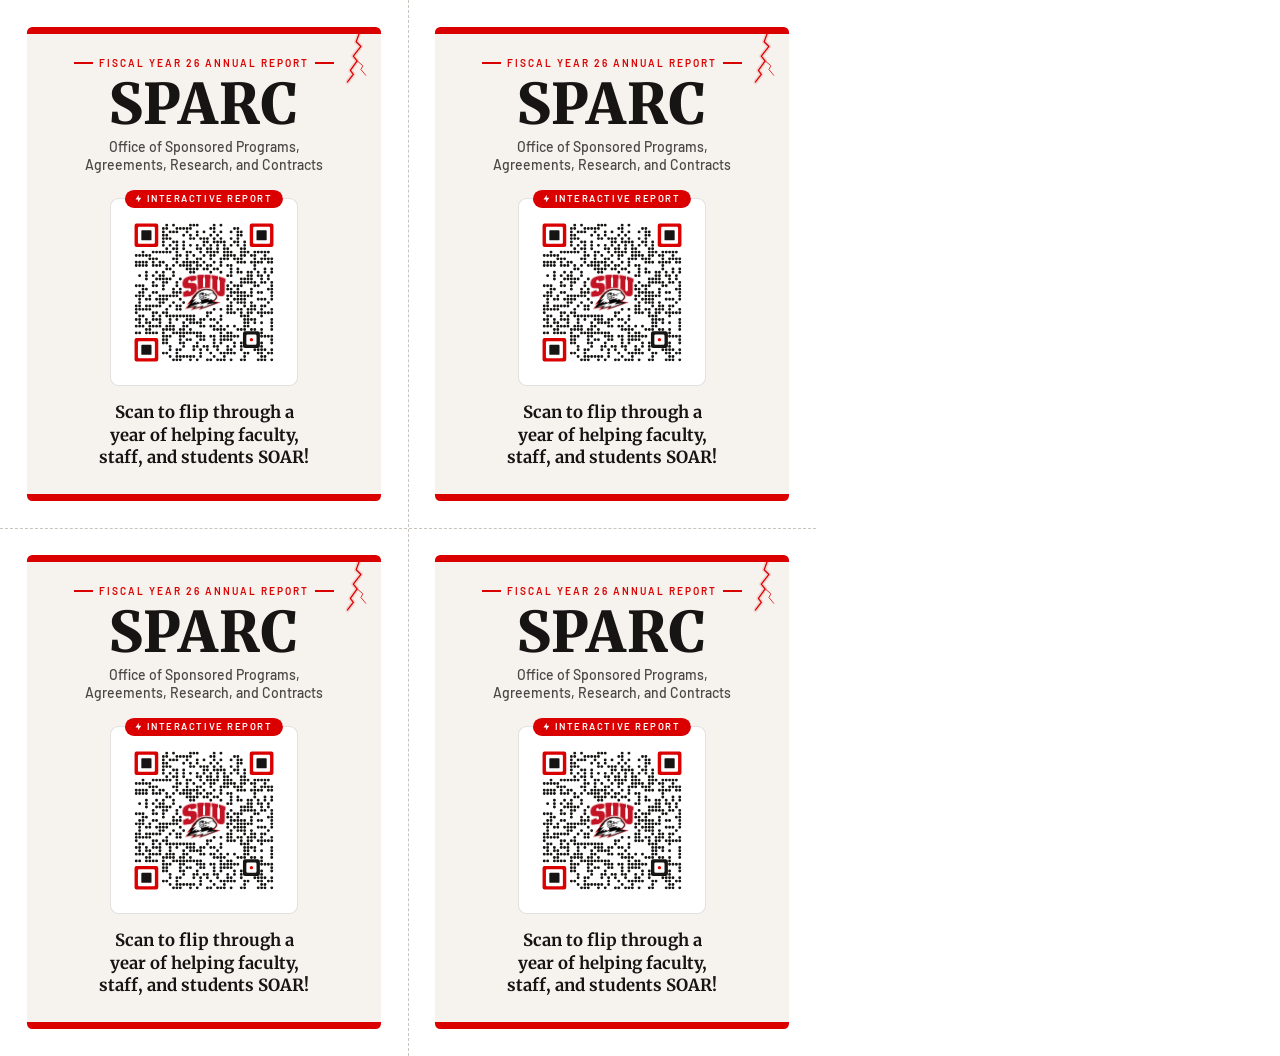
<file: print/fy26-qr-quarter-pagers.html>
<!doctype html>
<html lang="en">
<head>
<meta charset="utf-8">
<title>FY26 Annual Report QR Quarter Pagers</title>
<link rel="preconnect" href="https://fonts.googleapis.com">
<link rel="preconnect" href="https://fonts.gstatic.com" crossorigin>
<link rel="stylesheet" href="https://fonts.googleapis.com/css2?family=Barlow:wght@500;600;700&family=Merriweather:wght@700;900&display=swap">
<!--
  Four quarter-page cards (4.25 × 5.5 in) on one US Letter sheet, for printing
  and cutting along the dashed guides. Each card is inset from the cut lines so
  printer margins and an imperfect cut don't show. Uses ../assets/qr-code.svg.
  To re-export: open in Chrome, File › Print › Save as PDF, Margins "None",
  "Background graphics" on (or run Chrome headless with --print-to-pdf).
-->
<style>
  :root{
    --red:#DB0000;
    --ink:#161513;
    --ink-soft:#4a4744;
    --paper:#ffffff;
    --paper-soft:#f6f3ef;
    --sans:"Barlow", "Helvetica Neue", Arial, sans-serif;
    --display:"Merriweather", Georgia, serif;
  }
  @page{ size:letter; margin:0; }
  *{ box-sizing:border-box; }
  html,body{ margin:0; padding:0; background:var(--paper); }
  body{ -webkit-print-color-adjust:exact; print-color-adjust:exact; color:var(--ink); }

  .sheet{
    position:relative; width:8.5in; height:11in; overflow:hidden;
    display:grid; grid-template-columns:repeat(2, 4.25in); grid-template-rows:repeat(2, 5.5in);
  }
  .cut{ position:absolute; border:0 dashed #c9c4be; }
  .cut.v{ left:4.25in; top:0; bottom:0; border-left-width:.5pt; }
  .cut.h{ top:5.5in; left:0; right:0; border-top-width:.5pt; }

  .card{ padding:.28in; }
  .panel{
    position:relative; height:100%; overflow:hidden; border-radius:4pt;
    display:flex; flex-direction:column; align-items:center; justify-content:center; text-align:center;
    padding:.32in .3in;
    background:var(--paper-soft);
  }
  .panel::before{ content:""; position:absolute; left:0; right:0; top:0; height:5pt; background:var(--red); }
  .panel::after{ content:""; position:absolute; left:0; right:0; bottom:0; height:5pt; background:var(--red); }

  .bolt-art{ position:absolute; top:5pt; right:.13in; width:.34in; height:.5in; overflow:visible; }
  .bolt-art .glow{ fill:none; stroke:var(--red); stroke-opacity:.14; stroke-width:4.5; stroke-linejoin:round; stroke-linecap:round; }
  .bolt-art .core{ fill:none; stroke:var(--red); stroke-width:1.3; stroke-linejoin:round; stroke-linecap:round; }
  .bolt-art .fork{ fill:none; stroke:var(--red); stroke-width:.8; stroke-linejoin:round; stroke-linecap:round; }

  .eyebrow{
    display:inline-flex; align-items:center; gap:.55em; margin:0;
    font:600 7.6pt/1 var(--sans); letter-spacing:.2em; text-transform:uppercase; color:var(--red);
  }
  .eyebrow::before, .eyebrow::after{ content:""; width:.2in; height:1.3pt; background:var(--red); }

  h1{
    margin:.08in 0 .06in; font-family:var(--display); font-weight:900;
    font-size:42pt; line-height:1; letter-spacing:.02em;
  }
  .office{
    margin:0; max-width:2.7in; font-family:var(--sans); font-weight:500; font-size:10.5pt; line-height:1.3;
    color:var(--ink-soft); text-wrap:balance;
  }

  .qr{
    position:relative; margin-top:.25in; padding:.11in; border-radius:.09in;
    background:var(--paper); border:.6pt solid rgba(22,21,19,.12);
  }
  .qr img{ display:block; width:1.72in; height:1.72in; }
  .tag{
    position:absolute; left:50%; top:0; transform:translate(-50%, -50%);
    display:inline-flex; align-items:center; gap:.4em; white-space:nowrap;
    padding:3.2pt 8pt 3.2pt 6.5pt; border-radius:99pt; background:var(--red); color:#fff;
    font:600 7.2pt/1 var(--sans); letter-spacing:.16em; text-transform:uppercase;
  }
  .tag svg{ width:7pt; height:7pt; fill:currentColor; }

  .pitch{ margin:.17in 0 0; max-width:3in; font-family:var(--display); font-weight:700; font-size:12.5pt; line-height:1.35; text-wrap:balance; }
</style>
</head>
<body>

<template id="card">
  <section class="card">
    <div class="panel">
      <svg class="bolt-art" viewBox="0 0 34 50" aria-hidden="true">
        <polyline class="glow" points="24,0 21,8 26,13 18,23 22,28 15,38 18,42 12,50"/>
        <polyline class="core" points="24,0 21,8 26,13 18,23 22,28 15,38 18,42 12,50"/>
        <polyline class="fork" points="22,28 28,33 26,37 31,43"/>
      </svg>
      <p class="eyebrow">Fiscal Year 26 Annual Report</p>
      <h1>SPARC</h1>
      <p class="office">Office of Sponsored Programs, Agreements, Research, and Contracts</p>
      <div class="qr">
        <span class="tag"><svg viewBox="0 0 24 24" aria-hidden="true"><path d="M13 2L4 14h7l-1 8 9-12h-7l1-8z"/></svg>Interactive Report</span>
        <img src="../assets/qr-code.svg" alt="QR code linking to the interactive SPARC annual report">
      </div>
      <p class="pitch">Scan to flip through a year of helping faculty, staff, and students SOAR!</p>
    </div>
  </section>
</template>

<main class="sheet" id="sheet">
  <i class="cut v" aria-hidden="true"></i>
  <i class="cut h" aria-hidden="true"></i>
</main>

<script>
  const sheet = document.getElementById('sheet');
  const card = document.getElementById('card').content;
  for (let i = 0; i < 4; i++) sheet.appendChild(card.cloneNode(true));
</script>
</body>
</html>
</file>
